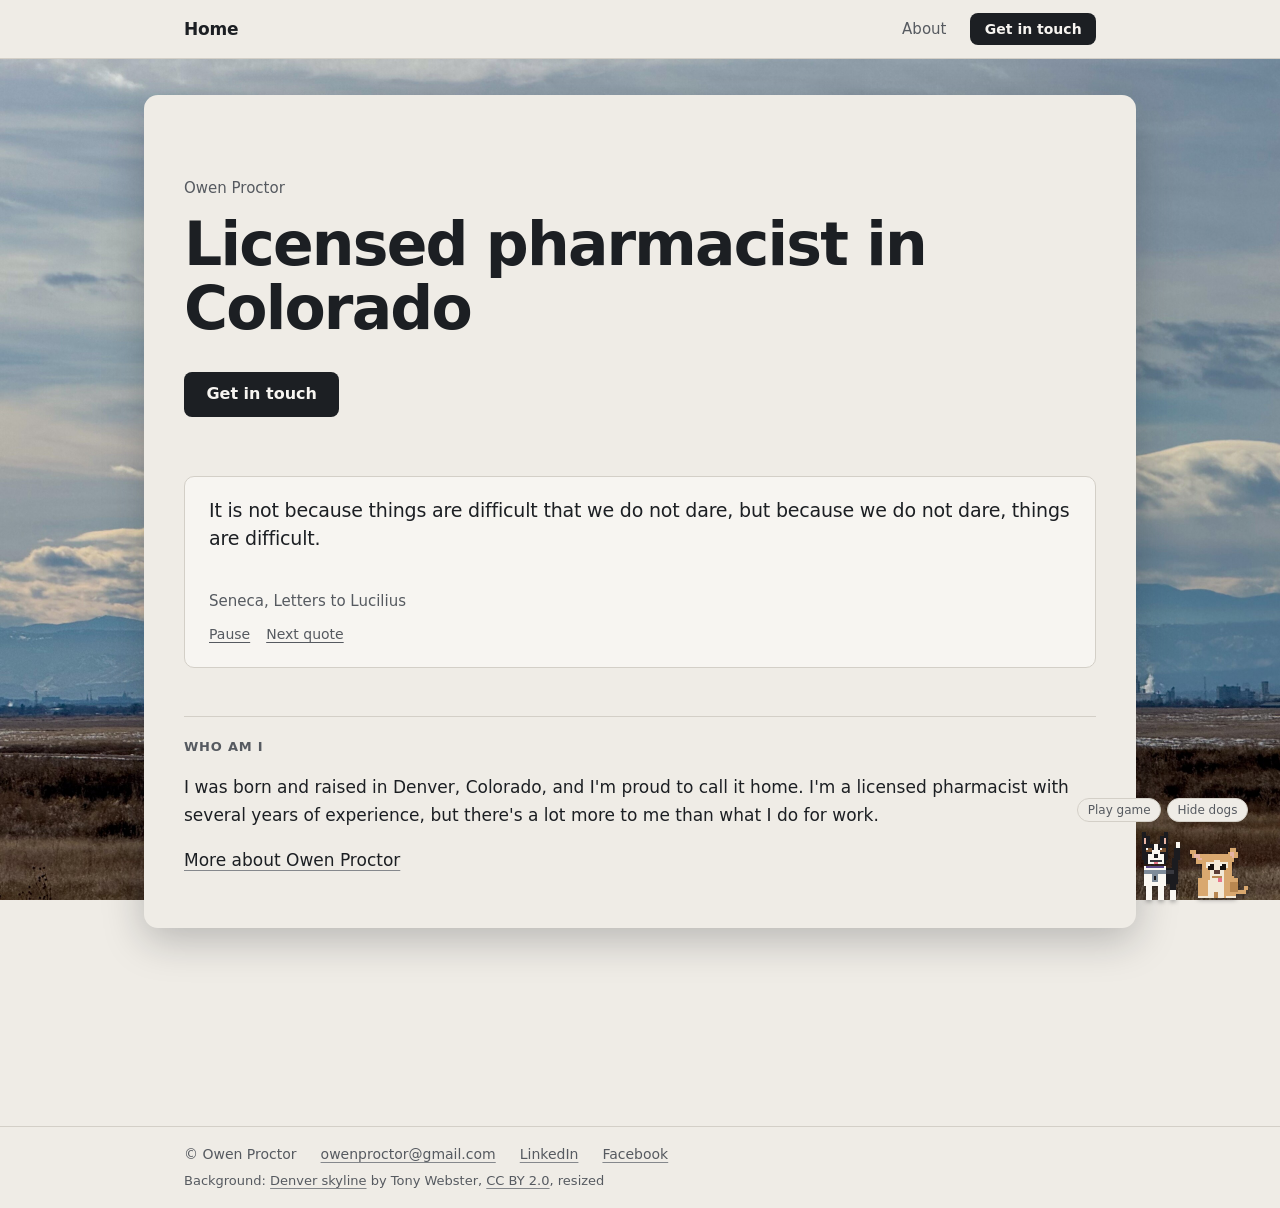
<file: index.html>
<!DOCTYPE html>
<html lang="en">
<head>
<meta charset="utf-8">
<meta name="viewport" content="width=device-width, initial-scale=1">
<meta name="theme-color" content="#efece6">
<title>Owen Proctor | Licensed Pharmacist, Colorado</title>
<meta name="description" content="Owen Proctor, Licensed Pharmacist in Colorado.">
<link rel="canonical" href="https://owenproctor.com/">
<meta property="og:type" content="website">
<meta property="og:title" content="Owen Proctor | Licensed Pharmacist, Colorado">
<meta property="og:description" content="Owen Proctor, Licensed Pharmacist in Colorado.">
<meta property="og:url" content="https://owenproctor.com/">
<link rel="icon" href="data:image/svg+xml,%3Csvg xmlns='http://www.w3.org/2000/svg' viewBox='0 0 32 32'%3E%3Crect width='32' height='32' rx='6' fill='%231c1f23'/%3E%3Ctext x='16' y='22' font-family='Arial,sans-serif' font-size='14' font-weight='700' text-anchor='middle' fill='%23efece6'%3EOP%3C/text%3E%3C/svg%3E">
<link rel="stylesheet" href="/style.css">
<script type="application/ld+json">{"@context":"https://schema.org","@type":"Person","name":"Owen Proctor","jobTitle":"Licensed Pharmacist","url":"https://owenproctor.com/","email":"mailto:owenproctor@gmail.com","sameAs":["https://www.linkedin.com/in/owenproctor","https://www.facebook.com/owen.proctor.5/"]}</script>
</head>
<body>
<a class="skip" href="#main">Skip to content</a>
<header class="site-header">
  <div class="wrap header-row">
    <a class="brand" href="/" aria-current="page">Home</a>
    <nav aria-label="Main"><a href="/about">About</a><a class="button button-small" href="/contact">Get in touch</a></nav>
  </div>
</header>
<main id="main" class="wrap">
<section class="hero">
  
  <p class="eyebrow">Owen Proctor</p>
  <h1>Licensed pharmacist in Colorado</h1>
  
  <p class="actions"><a class="button" href="/contact">Get in touch</a></p>
</section>
<figure class="quote" id="quote-widget">
  <blockquote>Well done is better than well said.</blockquote>
  <figcaption>Benjamin Franklin, Poor Richard&#39;s Almanack (1737)</figcaption>
</figure>

<section>
  <h2 class="label">Who Am I</h2>
  <p>I was born and raised in Denver, Colorado, and I&#39;m proud to call it home. I&#39;m a licensed pharmacist with several years of experience, but there&#39;s a lot more to me than what I do for work.</p>
  <p><a href="/about">More about Owen Proctor</a></p>
</section>
</main>
<footer class="site-footer">
  <div class="wrap footer-row">
    <span>© Owen Proctor</span>
    <a href="mailto:owenproctor@gmail.com">owenproctor@gmail.com</a><a href="https://www.linkedin.com/in/owenproctor">LinkedIn</a><a href="https://www.facebook.com/owen.proctor.5/">Facebook</a>
    <span class="credit">Background: <a href="https://commons.wikimedia.org/wiki/File:Denver_Colorado_Skyline_at_Rocky_Mountain_Arsenal_(53658444917).jpg">Denver skyline</a> by Tony Webster, <a href="https://creativecommons.org/licenses/by/2.0/">CC BY 2.0</a>, resized</span>
  </div>
</footer>
<script src="/widgets.js" defer></script>
</body>
</html>
</file>
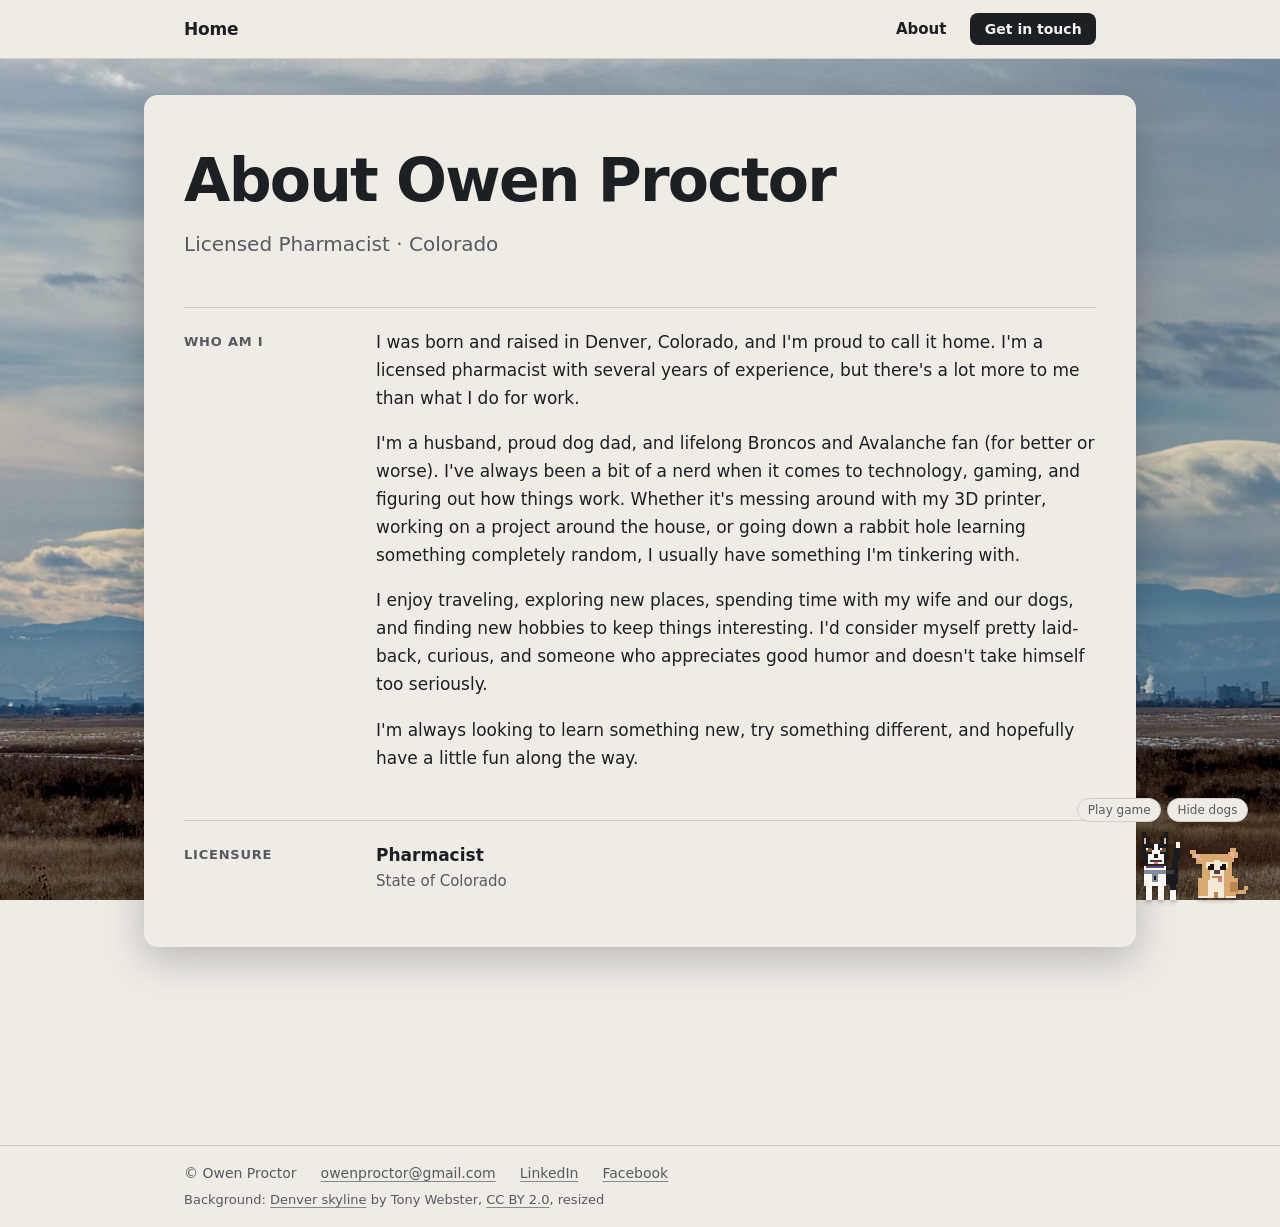
<file: about.html>
<!DOCTYPE html>
<html lang="en">
<head>
<meta charset="utf-8">
<meta name="viewport" content="width=device-width, initial-scale=1">
<meta name="theme-color" content="#efece6">
<title>About | Owen Proctor</title>
<meta name="description" content="I was born and raised in Denver, Colorado, and I&#39;m proud to call it home. I&#39;m a licensed pharmacist with several years of experience, but there&#39;s a lot more to ">
<link rel="canonical" href="https://owenproctor.com/about">
<meta property="og:type" content="website">
<meta property="og:title" content="About | Owen Proctor">
<meta property="og:description" content="I was born and raised in Denver, Colorado, and I&#39;m proud to call it home. I&#39;m a licensed pharmacist with several years of experience, but there&#39;s a lot more to ">
<meta property="og:url" content="https://owenproctor.com/about">
<link rel="icon" href="data:image/svg+xml,%3Csvg xmlns='http://www.w3.org/2000/svg' viewBox='0 0 32 32'%3E%3Crect width='32' height='32' rx='6' fill='%231c1f23'/%3E%3Ctext x='16' y='22' font-family='Arial,sans-serif' font-size='14' font-weight='700' text-anchor='middle' fill='%23efece6'%3EOP%3C/text%3E%3C/svg%3E">
<link rel="stylesheet" href="/style.css">
</head>
<body>
<a class="skip" href="#main">Skip to content</a>
<header class="site-header">
  <div class="wrap header-row">
    <a class="brand" href="/">Home</a>
    <nav aria-label="Main"><a href="/about" aria-current="page">About</a><a class="button button-small" href="/contact">Get in touch</a></nav>
  </div>
</header>
<main id="main" class="wrap">
<div class="prose">
  
  <h1>About Owen Proctor</h1>
  <p class="lead">Licensed Pharmacist · Colorado</p>
</div>
<section class="split">
  <h2 class="label">Who Am I</h2>
  <div><p>I was born and raised in Denver, Colorado, and I&#39;m proud to call it home. I&#39;m a licensed pharmacist with several years of experience, but there&#39;s a lot more to me than what I do for work.</p>
<p>I&#39;m a husband, proud dog dad, and lifelong Broncos and Avalanche fan (for better or worse). I&#39;ve always been a bit of a nerd when it comes to technology, gaming, and figuring out how things work. Whether it&#39;s messing around with my 3D printer, working on a project around the house, or going down a rabbit hole learning something completely random, I usually have something I&#39;m tinkering with.</p>
<p>I enjoy traveling, exploring new places, spending time with my wife and our dogs, and finding new hobbies to keep things interesting. I&#39;d consider myself pretty laid-back, curious, and someone who appreciates good humor and doesn&#39;t take himself too seriously.</p>
<p>I&#39;m always looking to learn something new, try something different, and hopefully have a little fun along the way.</p></div>
</section>

<section class="split">
  <h2 class="label">Licensure</h2>
  <ul class="items">
    <li>
      <div class="item-head"><div class="item-title">Pharmacist</div></div>
      <div class="muted">State of Colorado</div>
      
    </li>
  </ul>
</section>

</main>
<footer class="site-footer">
  <div class="wrap footer-row">
    <span>© Owen Proctor</span>
    <a href="mailto:owenproctor@gmail.com">owenproctor@gmail.com</a><a href="https://www.linkedin.com/in/owenproctor">LinkedIn</a><a href="https://www.facebook.com/owen.proctor.5/">Facebook</a>
    <span class="credit">Background: <a href="https://commons.wikimedia.org/wiki/File:Denver_Colorado_Skyline_at_Rocky_Mountain_Arsenal_(53658444917).jpg">Denver skyline</a> by Tony Webster, <a href="https://creativecommons.org/licenses/by/2.0/">CC BY 2.0</a>, resized</span>
  </div>
</footer>
<script src="/widgets.js" defer></script>
</body>
</html>
</file>
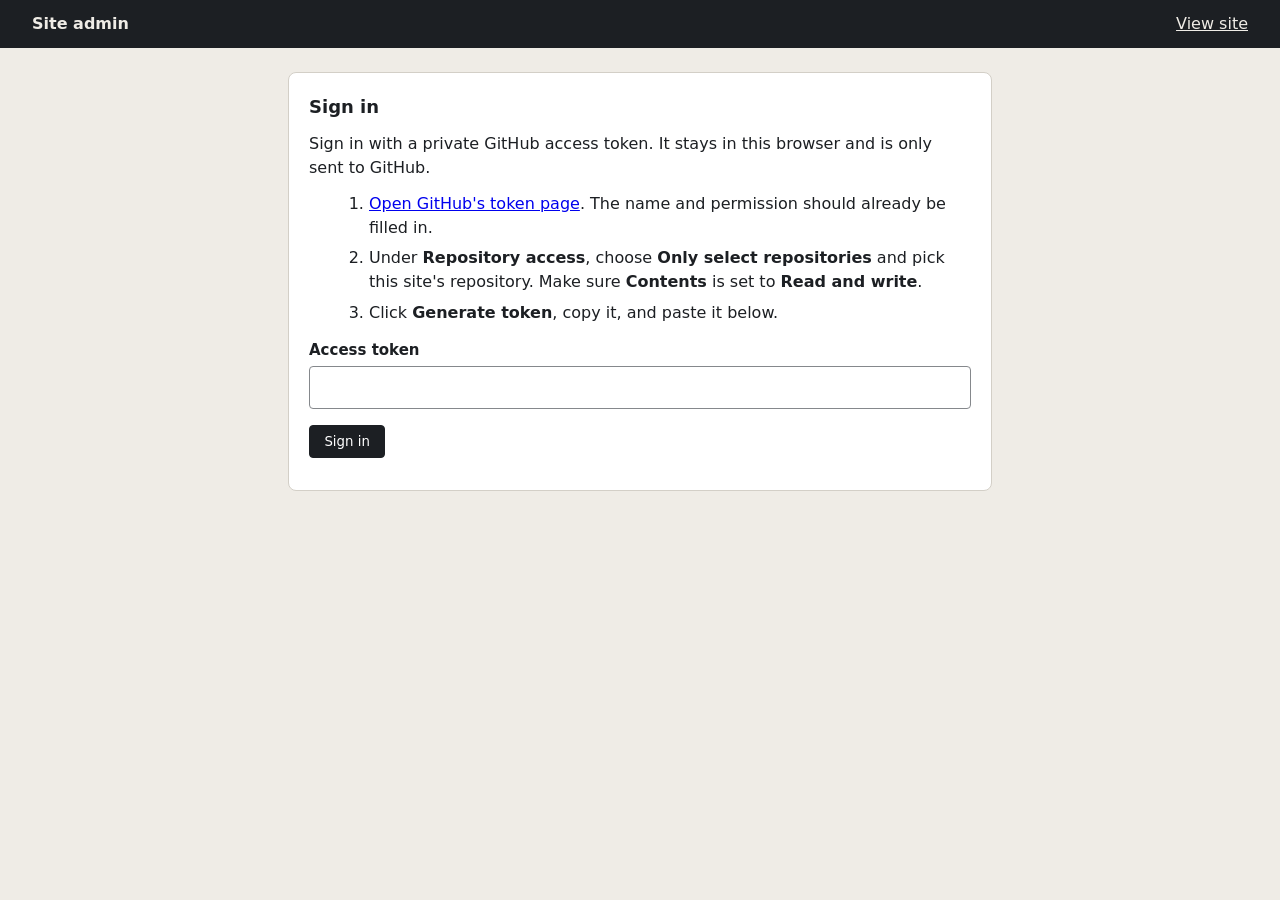
<file: admin.html>
<!DOCTYPE html>
<html lang="en">
<head>
<meta charset="utf-8">
<meta name="viewport" content="width=device-width, initial-scale=1">
<meta name="robots" content="noindex, nofollow">
<meta http-equiv="Content-Security-Policy" content="default-src 'none'; script-src 'self'; style-src 'self' 'unsafe-inline'; connect-src https://api.github.com; img-src 'self' data:; base-uri 'none'; form-action 'none'">
<title>Site admin</title>
<style>
  * { box-sizing: border-box; margin: 0; }
  body { background: #efece6; color: #1c1f23; font: 1rem/1.5 system-ui, -apple-system, "Segoe UI", Roboto, sans-serif; }
  .bar { position: sticky; top: 0; z-index: 5; display: flex; flex-wrap: wrap; align-items: center; gap: .5rem 1rem; padding: .75rem clamp(1rem, 4vw, 2rem); background: #1c1f23; color: #efece6; }
  .bar strong { margin-right: auto; font-weight: 600; }
  .bar a { color: inherit; }
  #app, #signin { max-width: 46rem; margin: 1.5rem auto 5rem; padding-inline: 1rem; }
  fieldset, .panel { margin-top: 1.25rem; padding: 1.25rem; background: #fff; border: 1px solid #d3cfc7; border-radius: 8px; }
  h2 { font-size: 1.125rem; margin-bottom: .75rem; }
  h3 { font-size: 1rem; }
  label { display: block; margin-top: .9rem; font-weight: 600; font-size: .9375rem; }
  .hint { display: block; font-weight: 400; font-size: .8125rem; color: #565a60; }
  input[type=text], input[type=password], input[type=url], textarea { display: block; width: 100%; margin-top: .25rem; padding: .55rem .65rem; border: 1px solid #85888c; border-radius: 4px; font: inherit; background: #fff; color: inherit; }
  input[type=file] { display: block; margin-top: .4rem; font-size: .875rem; }
  textarea { min-height: 7rem; resize: vertical; }
  button { padding: .5rem .9rem; border: 1px solid #1c1f23; border-radius: 4px; background: #fff; color: #1c1f23; font: 600 .875rem/1.3 inherit; font-family: inherit; cursor: pointer; }
  button:hover { background: #e6e3dc; }
  button.primary { background: #1c1f23; color: #fff; }
  button.primary:hover { background: #3b4047; }
  .bar button.primary { background: #efece6; color: #1c1f23; border-color: #efece6; }
  .bar button.quiet { background: transparent; color: #efece6; border-color: #efece6; }
  button:disabled { opacity: .6; cursor: default; }
  :focus-visible { outline: 2px solid #1c1f23; outline-offset: 2px; }
  .row { margin-top: 1rem; padding: 1rem; border: 1px solid #d3cfc7; border-radius: 6px; background: #f7f5f1; }
  .row-tools { display: flex; flex-wrap: wrap; gap: .4rem; align-items: center; }
  .row-tools h3 { margin-right: auto; }
  .add { margin-top: 1rem; }
  #status { flex-basis: 100%; font-size: .875rem; }
  #status:empty { display: none; }
  .error { color: #a4161a; }
  ol { margin: .75rem 0 0 1.25rem; }
  ol li + li { margin-top: .4rem; }
  [hidden] { display: none !important; }
</style>
</head>
<body>
<div class="bar">
  <strong>Site admin</strong>
  <a href="/" target="_blank" rel="noopener">View site</a>
  <button id="signout" class="quiet" type="button" hidden>Sign out</button>
  <button id="publish" class="primary" type="button" hidden>Publish</button>
  <div id="status" role="status" aria-live="polite"></div>
</div>

<div id="signin" hidden>
  <form class="panel" id="signin-form">
    <h2>Sign in</h2>
    <p>Sign in with a private GitHub access token. It stays in this browser and is only sent to GitHub.</p>
    <ol>
      <li><a id="token-link" target="_blank" rel="noopener">Open GitHub's token page</a>. The name and permission should already be filled in.</li>
      <li>Under <b>Repository access</b>, choose <b>Only select repositories</b> and pick this site's repository. Make sure <b>Contents</b> is set to <b>Read and write</b>.</li>
      <li>Click <b>Generate token</b>, copy it, and paste it below.</li>
    </ol>
    <label for="token">Access token</label>
    <input id="token" type="password" autocomplete="off" spellcheck="false" required>
    <p style="margin-top:1rem"><button class="primary" type="submit">Sign in</button></p>
    <p id="signin-error" class="error" role="alert" style="margin-top:.75rem"></p>
  </form>
</div>

<div id="app" hidden></div>

<script src="/build.js"></script>
<script src="/admin.js"></script>
</body>
</html>
</file>
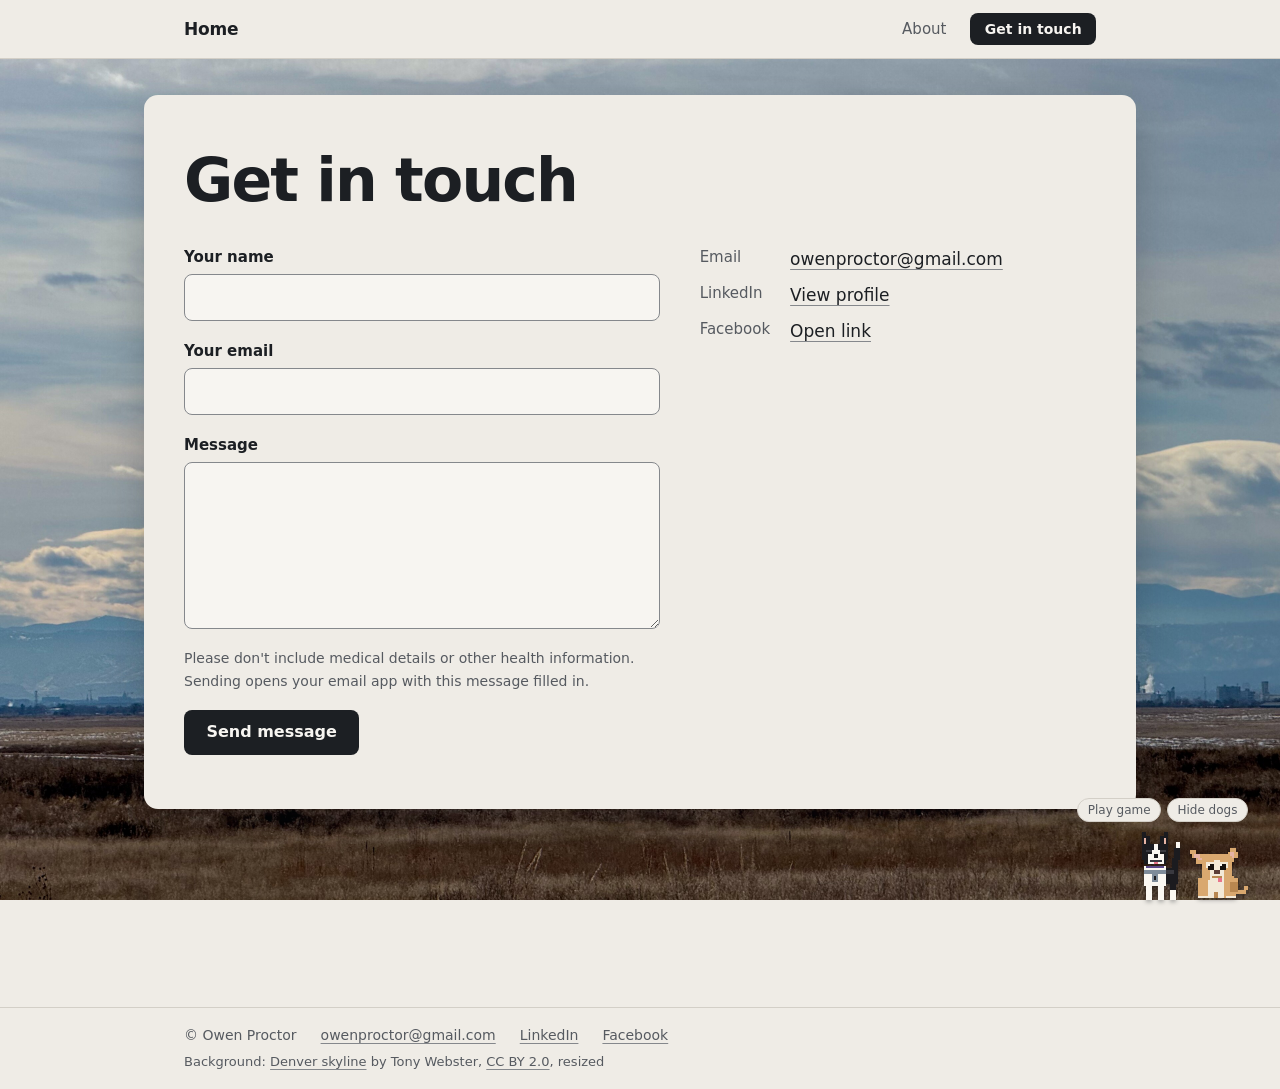
<file: contact.html>
<!DOCTYPE html>
<html lang="en">
<head>
<meta charset="utf-8">
<meta name="viewport" content="width=device-width, initial-scale=1">
<meta name="theme-color" content="#efece6">
<title>Contact | Owen Proctor</title>
<meta name="description" content="Contact Owen Proctor.">
<link rel="canonical" href="https://owenproctor.com/contact">
<meta property="og:type" content="website">
<meta property="og:title" content="Contact | Owen Proctor">
<meta property="og:description" content="Contact Owen Proctor.">
<meta property="og:url" content="https://owenproctor.com/contact">
<link rel="icon" href="data:image/svg+xml,%3Csvg xmlns='http://www.w3.org/2000/svg' viewBox='0 0 32 32'%3E%3Crect width='32' height='32' rx='6' fill='%231c1f23'/%3E%3Ctext x='16' y='22' font-family='Arial,sans-serif' font-size='14' font-weight='700' text-anchor='middle' fill='%23efece6'%3EOP%3C/text%3E%3C/svg%3E">
<link rel="stylesheet" href="/style.css">
</head>
<body>
<a class="skip" href="#main">Skip to content</a>
<header class="site-header">
  <div class="wrap header-row">
    <a class="brand" href="/">Home</a>
    <nav aria-label="Main"><a href="/about">About</a><a class="button button-small" href="/contact">Get in touch</a></nav>
  </div>
</header>
<main id="main" class="wrap">
<h1>Get in touch</h1>
<div class="contact-grid">
  <form id="contact-form" class="form" data-email="owenproctor@gmail.com">
    <label>Your name<input name="name" autocomplete="name" required></label>
    <label>Your email<input name="email" type="email" autocomplete="email" required></label>
    <label>Message<textarea name="message" rows="6" required></textarea></label>
    <input class="trap" name="_gotcha" tabindex="-1" autocomplete="off" aria-hidden="true">
    <p class="note">Please don't include medical details or other health information. Sending opens your email app with this message filled in.</p>
    <button class="button" type="submit">Send message</button>
  </form>
  <div>
    <dl class="details">
      <dt>Email</dt><dd><a href="mailto:owenproctor@gmail.com">owenproctor@gmail.com</a></dd>
      <dt>LinkedIn</dt><dd><a href="https://www.linkedin.com/in/owenproctor">View profile</a></dd>
      <dt>Facebook</dt><dd><a href="https://www.facebook.com/owen.proctor.5/">Open link</a></dd>
    </dl>
    
  </div>
</div>
</main>
<footer class="site-footer">
  <div class="wrap footer-row">
    <span>© Owen Proctor</span>
    <a href="mailto:owenproctor@gmail.com">owenproctor@gmail.com</a><a href="https://www.linkedin.com/in/owenproctor">LinkedIn</a><a href="https://www.facebook.com/owen.proctor.5/">Facebook</a>
    <span class="credit">Background: <a href="https://commons.wikimedia.org/wiki/File:Denver_Colorado_Skyline_at_Rocky_Mountain_Arsenal_(53658444917).jpg">Denver skyline</a> by Tony Webster, <a href="https://creativecommons.org/licenses/by/2.0/">CC BY 2.0</a>, resized</span>
  </div>
</footer>
<script>document.getElementById("contact-form").addEventListener("submit",function(e){var f=e.target;if(!f.dataset.email)return;e.preventDefault();var b=f.elements.message.value+"\n\n"+f.elements.name.value+"\n"+f.elements.email.value;location.href="mailto:"+f.dataset.email+"?subject="+encodeURIComponent("Website message from "+f.elements.name.value)+"&body="+encodeURIComponent(b);});</script>
<script src="/widgets.js" defer></script>
</body>
</html>
</file>
<file: style.css>
:root {
  --paper: #efece6;
  --paper-soft: #f7f5f1;
  --ink: #1c1f23;
  --muted: #565a60;
  --line: #d3cfc7;
  --field: #85888c;
  --sans: Inter, "Segoe UI Variable Text", "Segoe UI", system-ui, -apple-system, Roboto, "Helvetica Neue", Arial, sans-serif;
}
* { box-sizing: border-box; margin: 0; }
html { -webkit-text-size-adjust: 100%; scroll-padding-top: 6rem; }
body {
  min-height: 100svh;
  display: flex;
  flex-direction: column;
  background: var(--paper);
  color: var(--ink);
  font: 1.0625rem/1.65 var(--sans);
  -webkit-font-smoothing: antialiased;
}
/* The Denver photo stays fixed behind the page. */
body::before {
  content: "";
  position: fixed;
  inset: 0;
  z-index: -1;
  background: url("/denver.jpg") center bottom / cover no-repeat;
}
a { color: inherit; text-decoration-color: var(--field); text-decoration-thickness: 1px; text-underline-offset: .22em; }
a:hover { text-decoration-color: var(--ink); }
:focus-visible { outline: 2px solid var(--ink); outline-offset: 3px; border-radius: 2px; }
p + p { margin-top: 1em; }

.wrap { width: 100%; max-width: 62rem; margin-inline: auto; padding-inline: clamp(1.25rem, 5vw, 2.5rem); }
.skip { position: absolute; left: -999px; }
.skip:focus { left: 1rem; top: 1rem; z-index: 20; background: var(--ink); color: var(--paper-soft); padding: .5rem 1rem; }

/* Sticky header */
.site-header { position: sticky; top: 0; z-index: 10; background: var(--paper); border-bottom: 1px solid var(--line); }
.header-row { display: flex; flex-wrap: wrap; align-items: center; justify-content: space-between; gap: .35rem 1.5rem; padding-block: .75rem; }
.brand { font-size: 1.0625rem; font-weight: 650; letter-spacing: -.01em; text-decoration: none; }
.site-header nav { display: flex; flex-wrap: wrap; align-items: center; gap: .25rem 1.5rem; font-size: .9375rem; }
.site-header nav a:not(.button) { color: var(--muted); text-decoration: none; padding-block: .3rem; }
.site-header nav a:not(.button):hover { color: var(--ink); }
.site-header nav a[aria-current="page"] { color: var(--ink); font-weight: 600; }

.button {
  display: inline-block;
  padding: .75rem 1.4rem;
  border: 0;
  border-radius: 8px;
  background: var(--ink);
  color: var(--paper-soft);
  font: 600 1rem/1.3 var(--sans);
  text-decoration: none;
  cursor: pointer;
  transition: background-color .15s;
}
.button:hover { background: #3b4047; }
.button-small { padding: .45rem .9rem; font-size: .875rem; }

main {
  margin-block: clamp(1rem, 4vh, 2.5rem) clamp(2rem, 22vh, 13rem);
  padding-block: clamp(2rem, 6vh, 3.5rem);
  background: var(--paper);
  border-radius: 14px;
  box-shadow: 0 12px 40px rgba(20, 24, 30, .25);
}
h1 { font-size: clamp(2.25rem, 6.5vw, 3.75rem); font-weight: 650; line-height: 1.06; letter-spacing: -.03em; }
.lead { margin-top: 1rem; font-size: 1.25rem; line-height: 1.5; color: var(--muted); max-width: 40rem; }
.eyebrow { margin-bottom: .75rem; color: var(--muted); font-size: .9375rem; font-weight: 500; }
.actions { margin-top: 2rem; }
.muted { color: var(--muted); font-size: .9375rem; }
.label { font-size: .8125rem; font-weight: 600; line-height: 1.5; letter-spacing: .06em; text-transform: uppercase; color: var(--muted); }
.credentials { margin-left: .5em; font-size: .36em; font-weight: 500; letter-spacing: 0; color: var(--muted); white-space: nowrap; }
.photo { display: block; width: 8rem; height: 8rem; object-fit: cover; border-radius: 50%; margin-bottom: 1.5rem; }

.hero { padding-block: clamp(.5rem, 3vh, 2rem); }
main > section:not(.hero):not(.band) { margin-top: 3rem; padding-top: 1.25rem; border-top: 1px solid var(--line); }
main > section:not(.hero):not(.band) > .label { margin-bottom: 1rem; }

.cards { display: grid; gap: 1rem; grid-template-columns: repeat(auto-fit, minmax(16rem, 1fr)); margin-top: 1.5rem; }
main > section .cards { margin-top: 0; }
.card { display: block; padding: 1.25rem 1.5rem; background: var(--paper-soft); border: 1px solid var(--line); border-radius: 10px; text-decoration: none; transition: border-color .15s; }
.card:hover { border-color: var(--ink); }
.card h2, .card h3 { font-size: 1.1875rem; font-weight: 600; line-height: 1.3; letter-spacing: -.01em; }
.card p { margin-top: .5rem; color: var(--muted); font-size: .9375rem; }

.prose { max-width: 42rem; }
.prose > p:not(.lead):not(.eyebrow) { margin-top: 1.25rem; }
.band { display: flex; flex-wrap: wrap; align-items: center; justify-content: space-between; gap: 1rem; margin-top: 3.5rem; padding: 1.5rem; background: var(--paper-soft); border: 1px solid var(--line); border-radius: 10px; }
.band h2 { font-size: 1.375rem; font-weight: 600; letter-spacing: -.01em; }

.split { display: grid; gap: .75rem; }
.split > .label { margin-bottom: 0; }
.items { display: grid; gap: 1.25rem; padding: 0; list-style: none; }
.item-head { display: flex; flex-wrap: wrap; justify-content: space-between; gap: 0 1rem; }
.item-title { font-weight: 600; }
.items p { margin-top: .35rem; }

/* Contact */
.contact-grid { display: grid; gap: 2.5rem; margin-top: 2rem; }
.form { display: grid; gap: 1.1rem; align-content: start; }
.form label { display: grid; gap: .3rem; font-weight: 600; font-size: .9375rem; }
.form input, .form textarea {
  width: 100%;
  padding: .65rem .75rem;
  border: 1px solid var(--field);
  border-radius: 8px;
  background: var(--paper-soft);
  color: var(--ink);
  font: 400 1rem/1.5 var(--sans);
}
.form .trap { position: absolute; left: -999px; width: 1px; height: 1px; }
.form .button { justify-self: start; }
.note { color: var(--muted); font-size: .875rem; }
.details { display: grid; grid-template-columns: auto 1fr; gap: .5rem 1.25rem; overflow-wrap: anywhere; }
.details dt { color: var(--muted); font-size: .9375rem; }
.map { display: block; width: 100%; height: 18rem; margin-top: 1.5rem; border: 1px solid var(--line); border-radius: 10px; }

.site-footer { margin-top: auto; background: var(--paper); border-top: 1px solid var(--line); color: var(--muted); font-size: .875rem; }
.footer-row { display: flex; flex-wrap: wrap; gap: .25rem 1.5rem; padding-block: 1rem; }
.credit { font-size: .8125rem; }

@media (min-width: 44rem) {
  .split { grid-template-columns: 10rem 1fr; gap: 2rem; }
  .split > .label { padding-top: .25rem; }
  .contact-grid { grid-template-columns: 1.2fr 1fr; }
}

/* Quote widget */
.quote { margin: 2rem 0 0; padding: 1.25rem 1.5rem; background: var(--paper-soft); border: 1px solid var(--line); border-radius: 10px; transition: opacity .25s; }
.quote.fading { opacity: 0; }
.quote blockquote { font-size: 1.1875rem; font-weight: 500; line-height: 1.45; letter-spacing: -.01em; min-height: 5.8em; }
.quote figcaption { margin-top: .5rem; color: var(--muted); font-size: .9375rem; }
.quote-controls { display: flex; gap: 1rem; margin-top: .5rem; }
.text-button { padding: .2rem 0; border: 0; background: none; color: var(--muted); font: 500 .875rem/1.4 var(--sans); text-decoration: underline; text-underline-offset: .2em; cursor: pointer; }
.text-button:hover { color: var(--ink); }
@media (min-width: 44rem) { .quote blockquote { min-height: 4.4em; } }

/* Sigi and Alfi */
.dogs { position: fixed; right: clamp(.5rem, 3vw, 2rem); bottom: 0; z-index: 9; display: flex; flex-direction: column; align-items: flex-end; pointer-events: none; }
.dogs > * { pointer-events: auto; }
.dog-row { display: flex; align-items: flex-end; gap: .25rem; }
.dog-row[hidden] { display: none; }
.dog { display: block; padding: 0; border: 0; background: none; cursor: pointer; line-height: 0; }
.dog canvas { display: block; image-rendering: pixelated; filter: drop-shadow(0 2px 2px rgba(20, 24, 30, .35)); }
.dog:hover { transform: translateY(-2px); }
.dog:focus-visible { outline-offset: 1px; border-radius: 6px; }
.dog-pill { margin-bottom: .35rem; padding: .15rem .6rem; border: 1px solid var(--line); border-radius: 99px; background: var(--paper); color: var(--muted); font: 500 .75rem/1.5 var(--sans); cursor: pointer; }
.dog-pill:hover { color: var(--ink); }
.dog-pills { display: flex; gap: .35rem; }
.dog-pills[hidden] { display: none; }
.dog-pill[hidden] { display: none; }
.dog-bubble { width: min(20rem, calc(100vw - 1rem)); margin-bottom: .5rem; padding: .9rem 1rem; background: var(--paper-soft); border: 1px solid var(--line); border-radius: 10px; box-shadow: 0 8px 24px rgba(20, 24, 30, .3); font-size: .9375rem; line-height: 1.45; }
.dog-bubble[hidden] { display: none; }
.dog-actions { display: flex; flex-wrap: wrap; gap: .35rem; margin-top: .65rem; }
.dog-actions button { padding: .3rem .6rem; border: 1px solid var(--field); border-radius: 6px; background: var(--paper); color: var(--ink); font: 500 .8125rem/1.3 var(--sans); cursor: pointer; }
.dog-actions button:hover { border-color: var(--ink); }
.dog-actions button[hidden] { display: none; }
.dog-actions .dog-game { background: var(--ink); border-color: var(--ink); color: var(--paper-soft); }
@media (prefers-reduced-motion: reduce) {
  .quote, .dog:hover { transition: none; transform: none; }
}

/* Treat Catch */
.game { width: min(64rem, calc(100vw - 1.5rem), max(20rem, calc((100dvh - 14rem) * 1.5))); max-height: calc(100dvh - 1.5rem); margin: auto; padding: 1rem 1.25rem 1.25rem; border: 0; border-radius: 12px; background: var(--paper); color: var(--ink); box-shadow: 0 20px 60px rgba(20, 24, 30, .5); }
.game::backdrop { background: rgba(20, 24, 30, .65); }
.game-head, .game-hud { display: flex; align-items: center; justify-content: space-between; gap: 1rem; }
.game-head h2 { font-size: 1.25rem; font-weight: 650; letter-spacing: -.01em; }
.game-hud { margin-block: .4rem; font-weight: 600; font-variant-numeric: tabular-nums; }
.game-hud span:last-child { color: #c8344f; letter-spacing: .1em; }
.game-canvas { display: block; width: 100%; aspect-ratio: 3 / 2; border-radius: 6px; image-rendering: pixelated; touch-action: none; cursor: none; }
.game-message { margin-top: .6rem; font-size: .9375rem; line-height: 1.45; }
.game-buttons { display: flex; flex-wrap: wrap; gap: .5rem; margin-top: .6rem; }
.game h3 { margin-top: .8rem; font-size: .875rem; font-weight: 600; }
.game-scores { margin: .2rem 0 0; padding-left: 1.25rem; font-size: .875rem; }
.game-scores .new { font-weight: 700; }

/* Pet and treat effects */
.dog-effect { position: absolute; z-index: 1; line-height: 1; pointer-events: none; translate: -50% 50%; }
.dog-heart { font-size: 1.25rem; }
.dog-hand { font-size: 2rem; }
.dog-treat { font-size: 1.75rem; }
</file>
